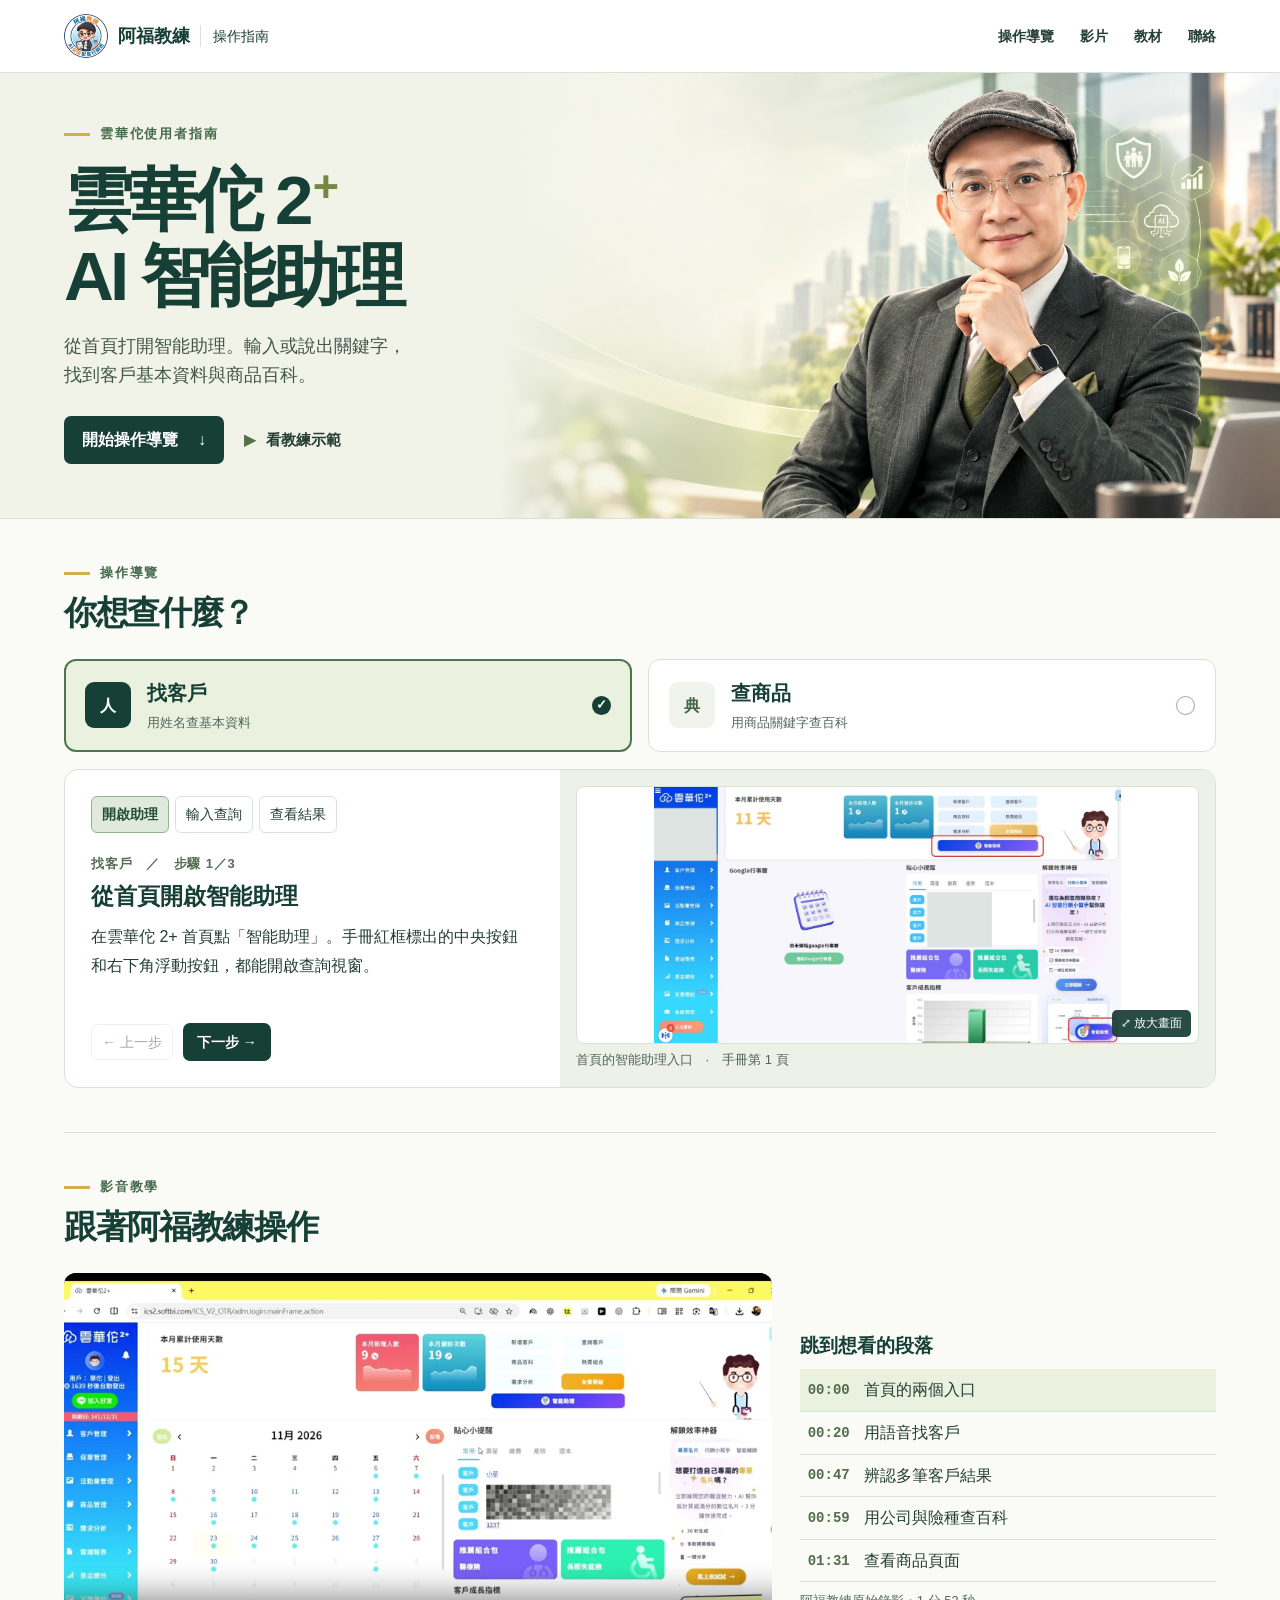
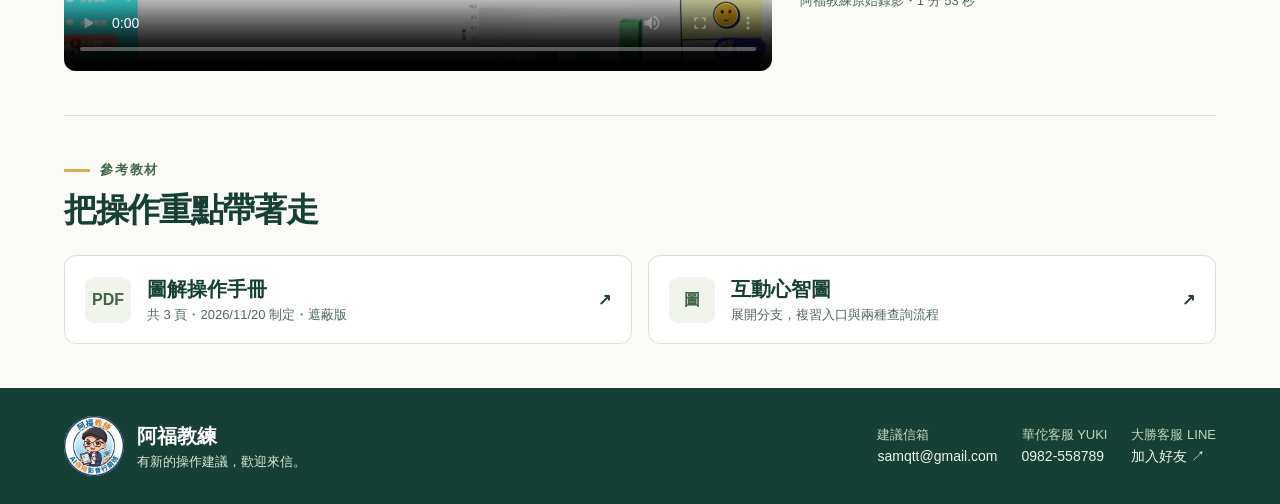
<file: index.html>
<!doctype html>
<html lang="zh-Hant"><head><meta charset="utf-8"><meta name="viewport" content="width=device-width, initial-scale=1"><meta name="theme-color" content="#163f35"><title>雲華佗 2+ AI 智能助理｜阿福教練操作指南</title><link rel="stylesheet" href="guide.css"><script src="guide.js" defer></script></head>
<body><a class="skip" href="#guide">跳到操作導覽</a>
<header><div class="bar"><a class="brand" href="#top"><img src="assets/afu-coach.webp" alt="">阿福教練<span>操作指南</span></a><nav aria-label="頁面導覽"><a href="#guide">操作導覽</a><a href="#video">影片</a><a href="#library">教材</a><a href="#contact">聯絡</a></nav></div></header>
<main id="top">
<section class="hero" aria-labelledby="title"><div class="photo"><img src="assets/afu-manager.webp" alt="阿福經理主視覺肖像"></div><div class="hero-inner"><div class="hero-copy"><p class="eyebrow"><i></i> 雲華佗使用者指南</p><h1 id="title">雲華佗 2<span>+</span><br>AI 智能助理</h1><p class="intro">從首頁打開智能助理。輸入或說出關鍵字，<br class="wide">找到客戶基本資料與商品百科。</p><div class="actions"><a class="button" href="#guide">開始操作導覽 <b aria-hidden="true">↓</b></a><a class="video-link" href="#video"><span aria-hidden="true">▶</span> 看教練示範</a></div></div></div></section>
<div class="wrap">
<section class="section" id="guide"><p class="eyebrow"><i></i> 操作導覽</p><h2>你想查什麼？</h2>
<div class="routes" role="group" aria-label="選擇查詢路徑"><button class="route" data-route="customer" aria-pressed="true"><span class="symbol" aria-hidden="true">人</span><span><strong>找客戶</strong><small>用姓名查基本資料</small></span><b class="tick" aria-hidden="true"></b></button><button class="route" data-route="product" aria-pressed="false"><span class="symbol" aria-hidden="true">典</span><span><strong>查商品</strong><small>用商品關鍵字查百科</small></span><b class="tick" aria-hidden="true"></b></button></div>
<div class="workbench"><div class="instruction"><div id="step-nav" role="group" aria-label="選擇步驟"><button data-step="0">開啟助理</button><button data-step="1">輸入查詢</button><button data-step="2">查看結果</button></div>
<div aria-live="polite" aria-atomic="true"><p class="position" id="position"></p><h3 id="step-title"></h3><p id="step-text"></p></div>
<div id="methods" hidden><div class="mode" role="group" aria-label="選擇輸入方式"><button data-method="text">文字輸入</button><button data-method="voice">語音輸入</button></div><p id="example"></p></div>
<div class="step-actions"><button id="prev">← 上一步</button><button id="next" class="button"></button></div></div>
<figure class="screen"><button id="zoom" aria-label="放大目前步驟的操作畫面"><img id="shot" alt=""><span aria-hidden="true">⤢ 放大畫面</span></button><figcaption id="caption"></figcaption><button id="toggle-detail" hidden></button></figure></div><noscript>互動步驟需要 JavaScript。你也可以直接開啟下方的操作手冊或播放示範影片。</noscript></section>
<section class="section split-top" id="video"><p class="eyebrow"><i></i> 影音教學</p><h2>跟著阿福教練操作</h2><div class="video-grid"><video controls playsinline preload="metadata" poster="assets/video-cover.webp" aria-label="阿福教練示範智能助理的客戶與百科查詢" src="assets/walkthrough.mp4"></video>
<div class="chapters"><h3>跳到想看的段落</h3><button data-time="0"><time>00:00</time> 首頁的兩個入口</button><button data-time="20"><time>00:20</time> 用語音找客戶</button><button data-time="47"><time>00:47</time> 辨認多筆客戶結果</button><button data-time="59"><time>00:59</time> 用公司與險種查百科</button><button data-time="91"><time>01:31</time> 查看商品頁面</button><small>阿福教練原始錄影・1 分 53 秒</small><p id="play-note" role="status"></p></div></div></section>
<section class="section split-top" id="library"><p class="eyebrow"><i></i> 參考教材</p><h2>把操作重點帶著走</h2><div class="resources"><a href="assets/manual.pdf" target="_blank" rel="noopener"><span class="resource-icon">PDF</span><span><strong>圖解操作手冊</strong><small>共 3 頁・2026/11/20 制定・遮蔽版</small></span><b>↗</b></a>
<a href="assets/mindmap.html" target="_blank" rel="noopener"><span class="resource-icon">圖</span><span><strong>互動心智圖</strong><small>展開分支，複習入口與兩種查詢流程</small></span><b>↗</b></a></div></section></div>
<section id="contact"><div class="wrap contacts"><div class="signature"><img src="assets/afu-coach.webp" alt="阿福教練個人識別圖"><div><strong>阿福教練</strong><p>有新的操作建議，歡迎來信。</p></div></div><div class="channels"><a href="mailto:samqtt@gmail.com"><small>建議信箱</small>samqtt@gmail.com</a><a href="tel:0982558789"><small>華佗客服 YUKI</small>0982-558789</a><a href="https://lin.ee/qIZPsaB" target="_blank" rel="noopener"><small>大勝客服 LINE</small>加入好友 ↗</a></div></div></section>
</main><dialog id="lightbox" aria-labelledby="light-title"><div class="dialog-head"><strong id="light-title"></strong><button id="close" autofocus>關閉 ×</button></div><img id="large" alt=""></dialog></body></html>
</file>
<file: guide.css>
:root{--ink:#163f35;--text:#243e35;--muted:#52685d;--line:#d7e2d8;--paper:#fafbf7;--green:#e9f1de;--gold:#d5ac4e;font-family:"DM Sans","Microsoft JhengHei","PingFang TC",sans-serif;color:var(--text);background:var(--paper);line-height:1.6}*{box-sizing:border-box}body,figure,p,h1,h2,h3{margin:0}a{color:inherit;text-decoration:none}button{font:inherit;color:inherit;cursor:pointer}button:disabled{cursor:default;opacity:.44}a:focus-visible,button:focus-visible{outline:3px solid #c78818;outline-offset:3px}header{background:#fff;border-bottom:1px solid var(--line)}.bar,.wrap,.hero-inner{width:min(1160px,90%);margin:auto}.bar{display:flex;align-items:center;justify-content:space-between;min-height:72px;gap:15px}.brand,.signature,.channels,nav,.actions,.step-actions,.dialog-head{display:flex;align-items:center}.brand{gap:10px;font-size:18px;font-weight:800;color:var(--ink)}.brand img{width:44px;border-radius:50%}.brand span{font-weight:500;font-size:14px;border-left:1px solid var(--line);padding-left:12px}nav{gap:26px;font-weight:600;font-size:14px}nav a:hover,.video-link:hover{text-decoration:underline}.hero{position:relative;overflow:hidden;background:#f1f3e8;border-bottom:1px solid var(--line)}.photo{position:absolute;inset:0 0 0 39%}.photo img{width:100%;height:100%;object-fit:cover;object-position:60% 35%}.photo:after{content:"";position:absolute;inset:0;background:linear-gradient(90deg,#f1f3e8,transparent 36%)}.hero-inner{position:relative;padding:51px 0 54px}.hero-copy{max-width:50%}.eyebrow{font-weight:750;font-size:13px;letter-spacing:.14em;color:#46694b;display:flex;align-items:center;gap:10px}.eyebrow i{display:inline-block;width:26px;height:3px;background:var(--gold)}h1{font-size:clamp(48px,5.4vw,82px);line-height:1.1;letter-spacing:-.055em;color:var(--ink);margin:17px 0 18px}h1 span{font-size:.65em;vertical-align:top;margin-left:3px;color:#768740}.intro{font-size:clamp(16px,1.4vw,20px);color:#435747}.actions{gap:20px;margin-top:27px;flex-wrap:wrap}.button{background:var(--ink);color:white;display:inline-flex;align-items:center;gap:20px;justify-content:center;border:0;border-radius:7px;padding:11px 18px;font-weight:700}.button:hover{background:#285b49}.video-link{font-size:15px;font-weight:700}.video-link span{color:#547345;margin-right:6px}.section{padding:44px 0;scroll-margin-top:15px}.split-top{border-top:1px solid var(--line)}h2{color:var(--ink);font-size:clamp(26px,2.6vw,38px);line-height:1.35;letter-spacing:-.04em;margin:7px 0 23px}h3{font-size:23px;color:var(--ink)}.routes,.resources,.workbench,.video-grid,.contacts{display:grid;gap:16px}.routes,.resources{grid-template-columns:repeat(2,minmax(0,1fr))}.route,.resources a{display:flex;align-items:center;gap:16px;text-align:left;padding:17px 20px;background:white;border:1px solid var(--line);border-radius:12px}.route[aria-pressed=true]{background:#eaf1df;border:2px solid #51764f;padding:16px 19px}.route strong,.resources strong,.signature strong{font-size:20px;display:block;color:var(--ink)}small{font-size:13px;color:var(--muted)}.symbol,.resource-icon{display:grid;place-items:center;background:#f0f4ec;border-radius:9px;width:46px;height:46px;font-weight:800;color:#426346}.route[aria-pressed=true] .symbol{background:var(--ink);color:white}.tick{margin-left:auto;border:1.5px solid #9aaa99;border-radius:50%;width:19px;height:19px;display:grid;place-content:center}.route[aria-pressed=true] .tick{background:var(--ink);border:0;color:white}.route[aria-pressed=true] .tick:after{content:"✓";font-size:13px}.workbench{grid-template-columns:.86fr 1.14fr;gap:0;border:1px solid var(--line);border-radius:14px;overflow:hidden;background:white;margin-top:17px}.instruction{padding:26px;display:flex;flex-direction:column;align-items:stretch}.position{font-size:13px;font-weight:700;letter-spacing:.06em;margin:21px 0 4px;color:#537050}.instruction h3{margin-bottom:8px}.instruction p:not(.position){line-height:1.8}#step-nav,.mode{display:flex;gap:6px;flex-wrap:wrap}#step-nav button,.mode button,#prev,#close{background:transparent;border:1px solid var(--line);border-radius:6px;padding:6px 10px;font-size:14px}#step-nav button[aria-current=step],.mode button[aria-pressed=true]{background:#dfeadc;color:#264e39;border-color:#94b393;font-weight:700}.mode{margin:12px 0 6px}#example{font-size:14px;color:#486342}.step-actions{gap:10px;margin-top:auto;padding-top:22px}.step-actions .button{font-size:14px;padding:8px 14px}.screen{background:#edf1e8;display:flex;flex-direction:column;justify-content:center;padding:16px;min-width:0}.screen button{border:1px solid var(--line);background:white;position:relative;border-radius:8px;overflow:hidden;padding:0;cursor:zoom-in}.screen img{display:block;width:100%;height:clamp(170px,20vw,265px);object-fit:contain}.screen button span{position:absolute;bottom:6px;right:7px;font-size:12px;background:#183e35ed;color:white;padding:4px 9px;border-radius:5px}.screen figcaption{color:#526553;font-size:13px;margin-top:6px}.video-grid{grid-template-columns:1.7fr 1fr;align-items:center;gap:28px}video{width:100%;display:block;border-radius:12px;background:#163f35;aspect-ratio:16/9}.chapters h3{font-size:19px;margin-bottom:8px}.chapters button{display:flex;width:100%;align-items:center;gap:14px;padding:8px;border:0;border-bottom:1px solid var(--line);background:transparent;text-align:left}.chapters time{color:#536c4c;font:600 14px Consolas,monospace}.chapters button:hover,.chapters button[aria-current=true]{background:#eaf1df}.chapters small{display:block;margin-top:9px}.chapters p{font-size:13px}.resources b{margin-left:auto}.resources a:hover{border-color:#748f6f}.resource-icon{font-size:16px;flex:none}.resources small{display:block}#contact{background:var(--ink);color:#edf5e8;padding:28px 0}.contacts{grid-template-columns:auto 1fr;align-items:center;gap:25px}.signature{gap:13px}.signature img{width:60px;border-radius:50%}.signature strong{color:#fff}.signature p{font-size:13px;color:#dce7d7}.channels{justify-content:flex-end;gap:24px;font-size:14px}.channels small{display:block;color:#c2d6b7}.channels a:hover{text-decoration:underline}dialog{max-width:min(94vw,1100px);width:max-content;border:0;border-radius:12px;padding:16px;color:var(--ink)}dialog::backdrop{background:#152c24cc}dialog img{display:block;max-width:100%;max-height:76vh;object-fit:contain;margin:auto}.dialog-head{justify-content:space-between;gap:18px;margin-bottom:10px}.skip{position:absolute;left:-100vw}.skip:focus{left:10px;top:10px;background:white;z-index:10;padding:8px}[hidden]{display:none!important}
@media(max-width:800px){.workbench{grid-template-columns:1fr 1fr}.instruction{padding:16px}.video-grid{grid-template-columns:1.4fr 1fr;gap:16px}.contacts{grid-template-columns:1fr}.channels{justify-content:flex-start;flex-wrap:wrap}.hero-inner{padding:36px 0}.hero-copy{max-width:55%}nav{gap:13px}}
@media(max-width:620px){.bar,.wrap,.hero-inner{width:92%}.bar{min-height:58px}.brand{font-size:15px;gap:5px}.brand img{width:34px}.brand span{display:none}nav{gap:11px;font-size:13px}.hero-inner{padding:27px 0 25px}.hero-copy{max-width:100%}.photo{inset:0 0 0 30%;height:190px}.photo img{object-position:68% 30%}.photo:after{background:linear-gradient(90deg,#f1f3e8,transparent 42%),linear-gradient(0deg,#f1f3e8,transparent 26%)}h1{font-size:44px;margin:15px 0 22px}.hero .eyebrow{font-size:11px}.intro{max-width:92%;font-size:15px}.wide{display:none}.actions{margin-top:15px;gap:16px}.section{padding:30px 0}h2{margin-bottom:15px}.routes{gap:8px}.route,.route[aria-pressed=true]{padding:12px 9px;gap:7px}.route[aria-pressed=true]{padding:11px 8px}.symbol{display:none}.route strong{font-size:17px}.route small{font-size:12px}.tick{width:15px;height:15px;flex:none}.workbench,.video-grid,.resources{grid-template-columns:1fr}.screen img{height:auto;max-height:260px}.chapters button{padding:10px}.channels{gap:15px}.signature img{width:50px}.brand,button,a{-webkit-tap-highlight-color:transparent}.resources a{padding:15px}.resources strong{font-size:18px}}

.screen #toggle-detail{align-self:flex-start;margin-top:7px;padding:5px 12px;border:1px solid #8ea88d;background:white;color:#284e39;cursor:pointer;font-size:14px;font-weight:bold}@media(max-width:620px){.photo{left:44%}.photo:after{background:linear-gradient(90deg,#f1f3e8 0%,rgba(241,243,232,.88) 15%,transparent 51%),linear-gradient(0deg,#f1f3e8,transparent 26%)}h1{font-size:clamp(36px,10.5vw,49px)}}
</file>
